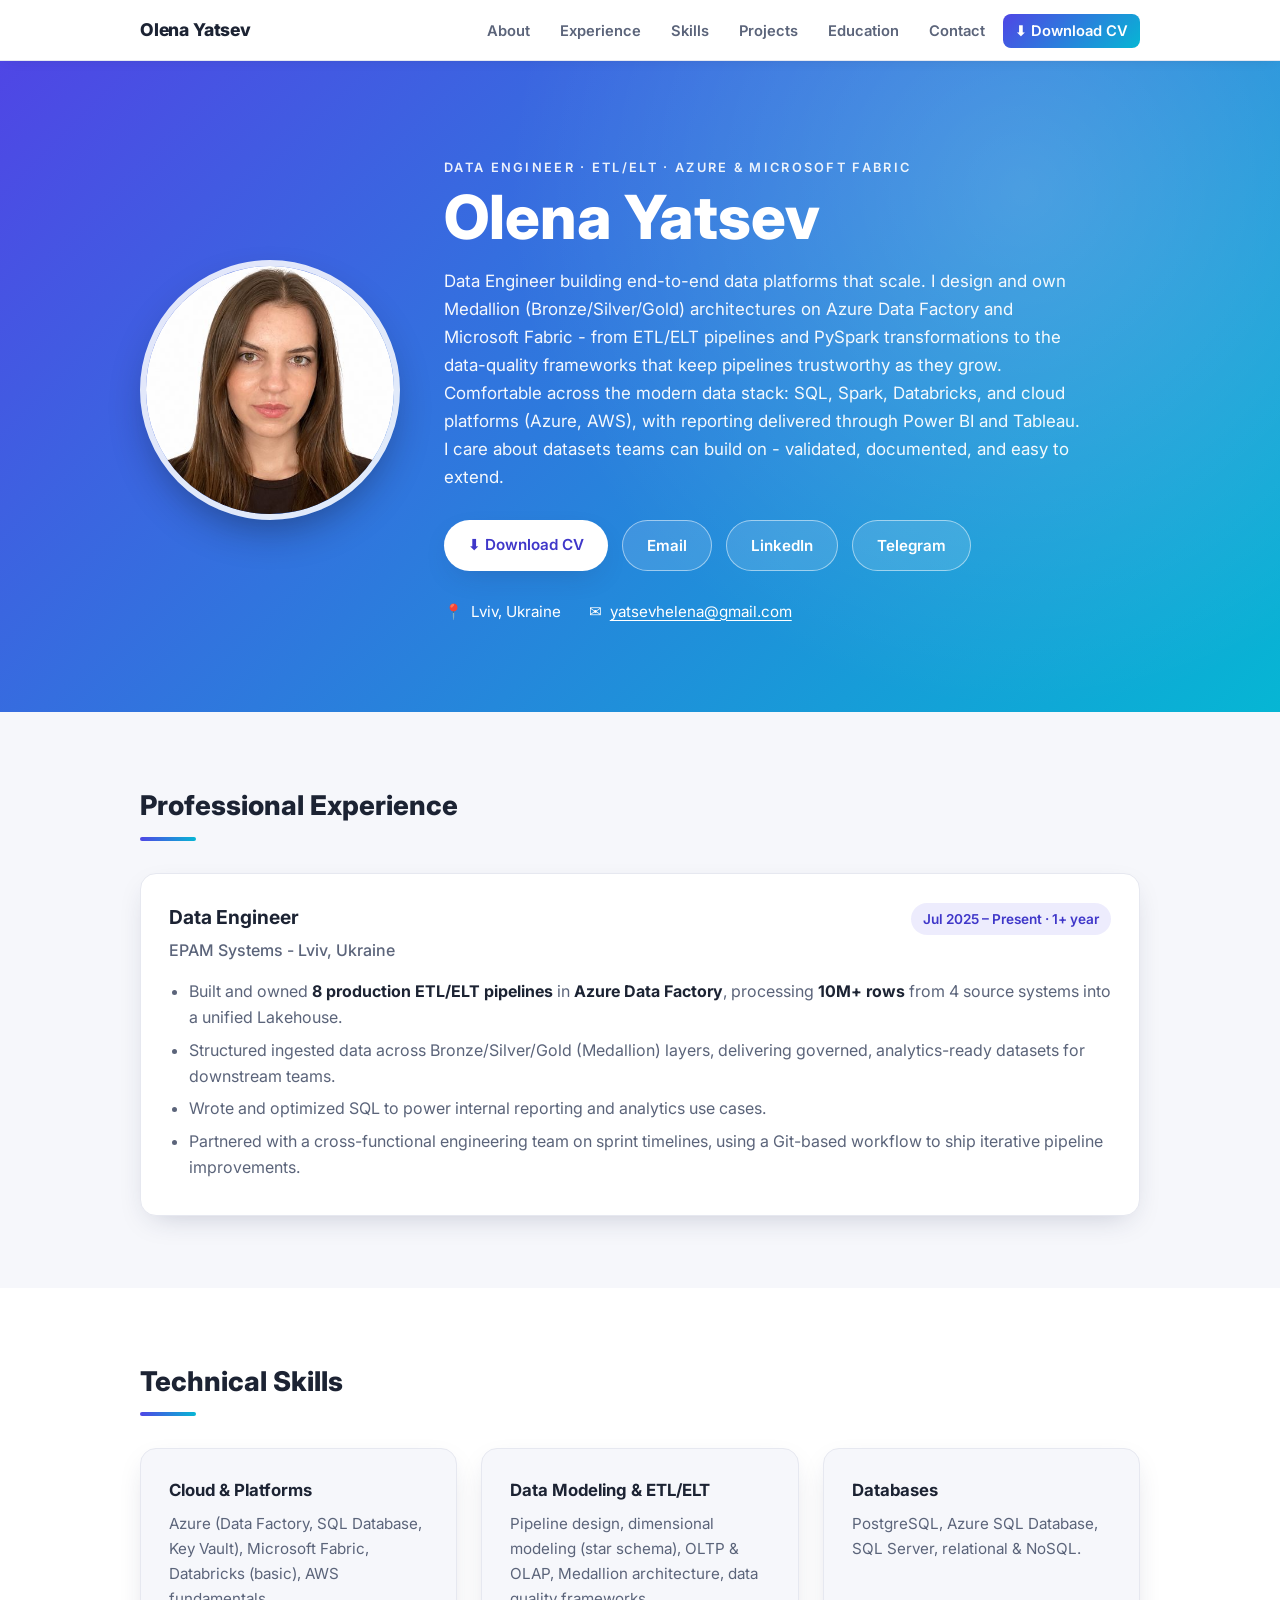
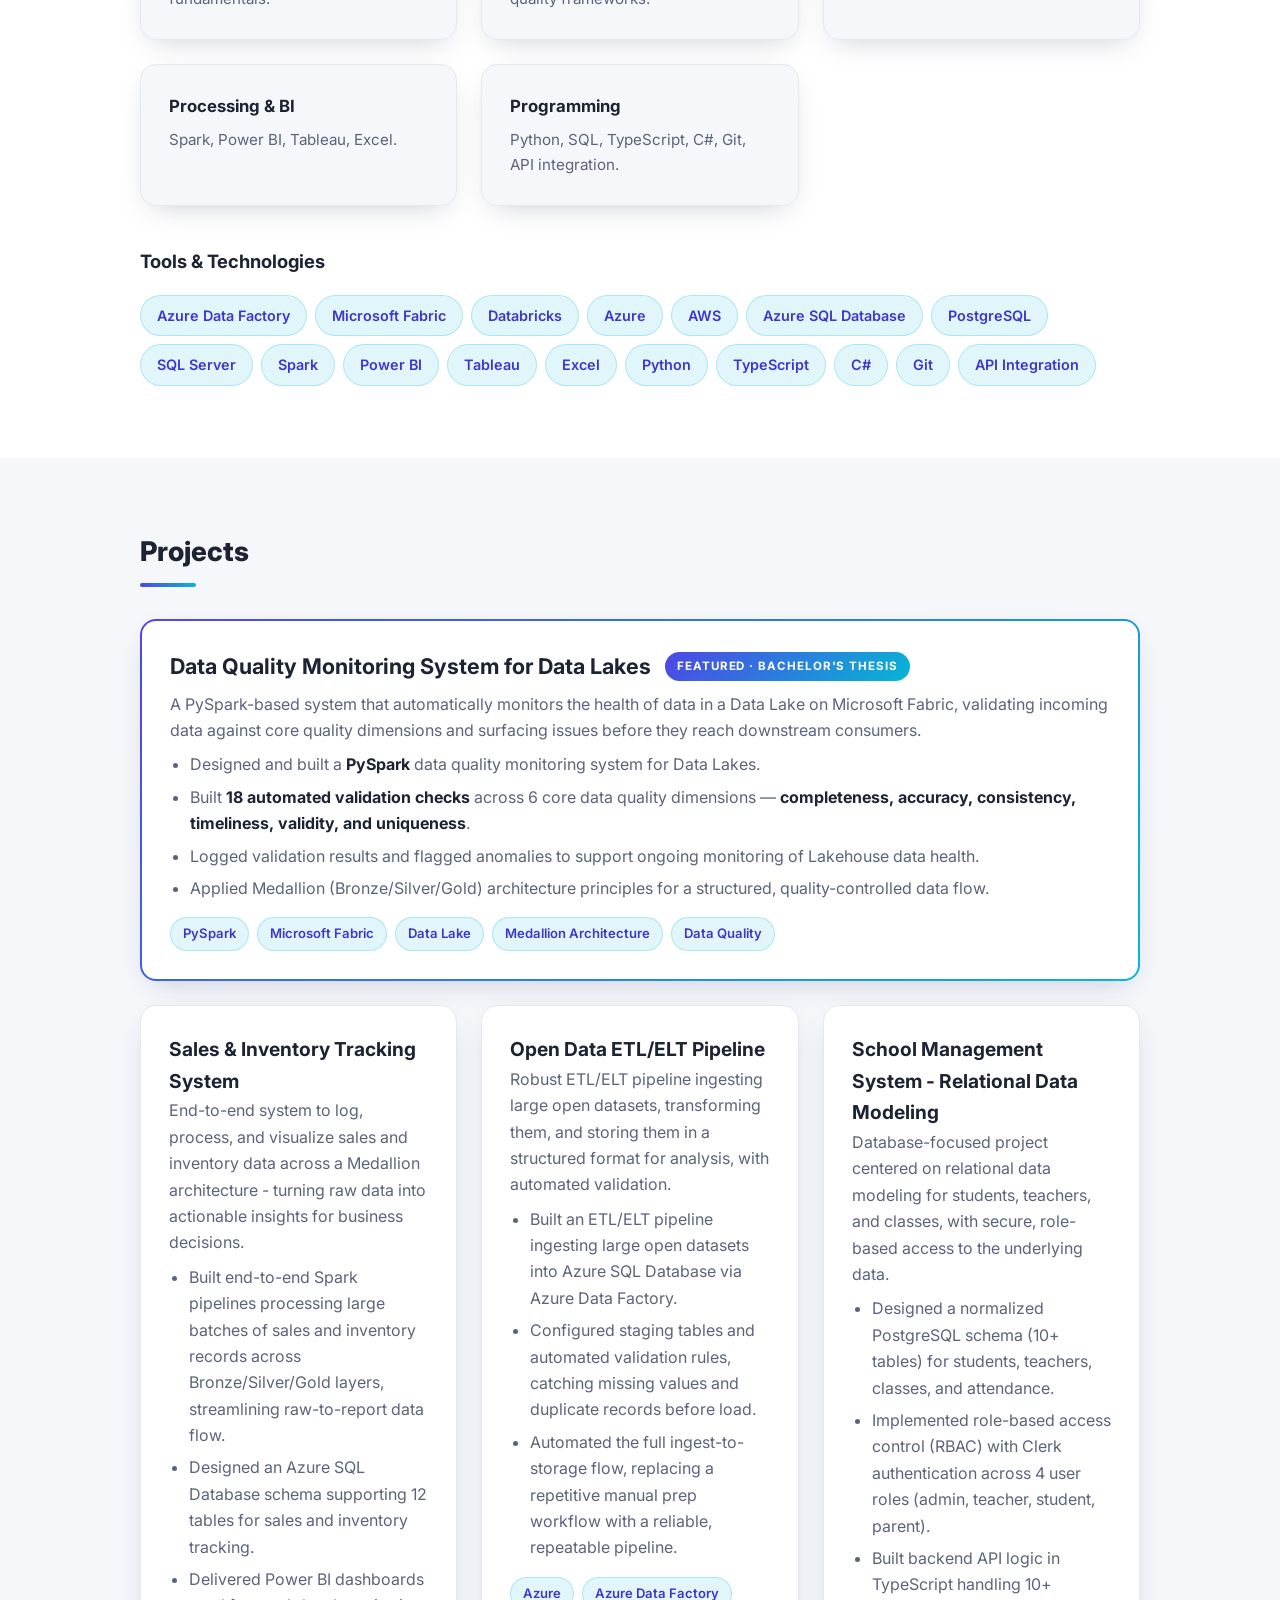
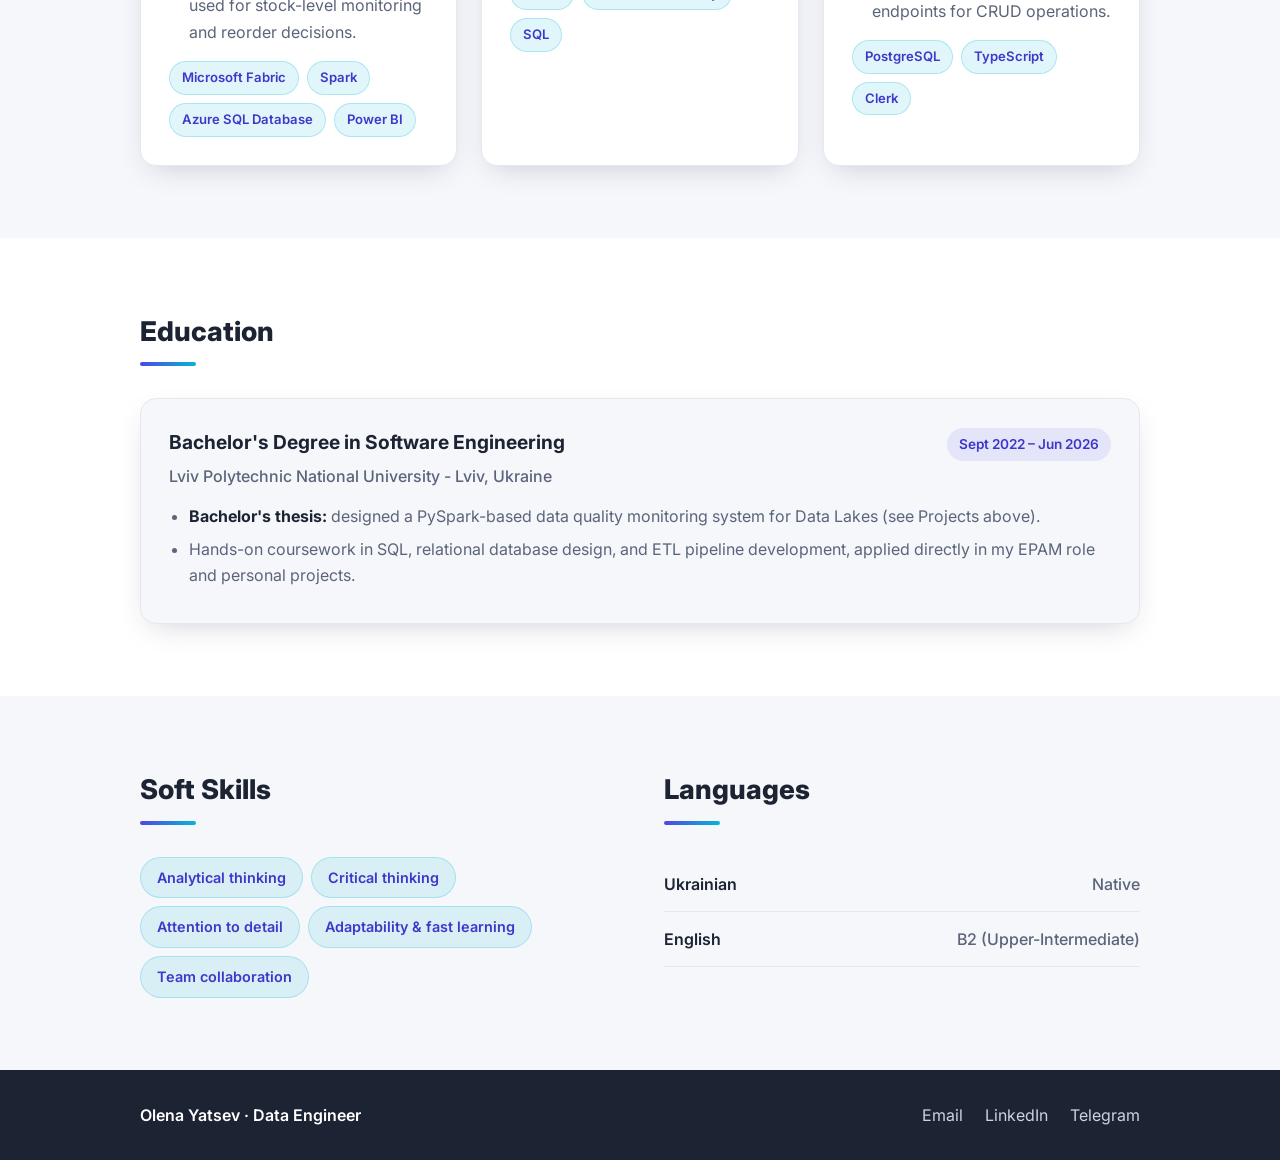
<file: index.html>
<!DOCTYPE html>
<html lang="en">
<head>
  <meta charset="UTF-8" />
  <meta name="viewport" content="width=device-width, initial-scale=1.0" />
  <title>Olena Yatsev - Data Engineer</title>
  <meta name="description" content="Olena Yatsev - Data Engineer with 1+ year experience in ETL/ELT, Azure Data Factory, Microsoft Fabric, Spark, SQL, and data quality frameworks." />
  <meta name="author" content="Olena Yatsev" />

  <!-- Favicon -->
  <link rel="icon" href="assets/favicon.svg" type="image/svg+xml" />

  <!-- Open Graph / social preview -->
  <meta property="og:type" content="website" />
  <meta property="og:title" content="Olena Yatsev - Data Engineer" />
  <meta property="og:description" content="Data Engineer with 1+ year experience in ETL/ELT, Azure Data Factory, Microsoft Fabric, Spark, SQL, and data quality frameworks." />
  <meta property="og:image" content="https://yatsev-olena.github.io/assets/profile.jpg" />
  <meta property="og:url" content="https://yatsev-olena.github.io/" />
  <meta name="twitter:card" content="summary" />
  <meta name="twitter:title" content="Olena Yatsev - Data Engineer" />
  <meta name="twitter:description" content="Data Engineer with 1+ year experience in ETL/ELT, Azure, Microsoft Fabric, Spark, SQL, and data quality." />
  <meta name="twitter:image" content="https://yatsev-olena.github.io/assets/profile.jpg" />

  <link rel="preconnect" href="https://fonts.googleapis.com" />
  <link rel="preconnect" href="https://fonts.gstatic.com" crossorigin />
  <link href="https://fonts.googleapis.com/css2?family=Inter:wght@400;500;600;700;800&display=swap" rel="stylesheet" />
  <link rel="stylesheet" href="assets/style.css" />
</head>
<body id="top">
  <!-- NAVIGATION -->
  <nav class="navbar">
    <div class="nav-inner">
      <a href="#top" class="nav-brand">Olena Yatsev</a>
      <button class="nav-toggle" aria-label="Toggle menu" aria-expanded="false">☰</button>
      <ul class="nav-links">
        <li><a href="#about">About</a></li>
        <li><a href="#experience">Experience</a></li>
        <li><a href="#skills">Skills</a></li>
        <li><a href="#projects">Projects</a></li>
        <li><a href="#education">Education</a></li>
        <li><a href="#contact">Contact</a></li>
        <li><a href="cv/Olena_Yatsev_CV.pdf" download class="nav-cta">⬇ Download CV</a></li>
      </ul>
    </div>
  </nav>

  <!-- HERO / ABOUT -->
  <header class="hero" id="about">
    <div class="hero-inner">
      <img class="avatar" src="assets/profile.jpg" alt="Portrait of Olena Yatsev" width="260" height="260" />
      <div class="hero-text">
        <p class="eyebrow">Data Engineer · ETL/ELT · Azure &amp; Microsoft Fabric</p>
        <h1>Olena Yatsev</h1>
        <p class="tagline">
          Data Engineer building end-to-end data platforms that scale. I design and own
          Medallion (Bronze/Silver/Gold) architectures on Azure Data Factory and Microsoft
          Fabric - from ETL/ELT pipelines and PySpark transformations to the data-quality
          frameworks that keep pipelines trustworthy as they grow. Comfortable across the
          modern data stack: SQL, Spark, Databricks, and cloud platforms (Azure, AWS), with
          reporting delivered through Power BI and Tableau. I care about datasets teams can
          build on - validated, documented, and easy to extend.
        </p>

        <div class="hero-actions">
          <a class="btn btn-primary" href="cv/Olena_Yatsev_CV.pdf" download>⬇ Download CV</a>
          <a class="btn btn-ghost" href="mailto:yatsevhelena@gmail.com">  Email  </a>
          <a class="btn btn-ghost" href="https://www.linkedin.com/in/olena-yatsev" target="_blank" rel="noopener">LinkedIn</a>
          <a class="btn btn-ghost" href="https://t.me/yatsevv" target="_blank" rel="noopener">Telegram</a>
        </div>
        <ul class="contact-list">
          <li><span>📍</span> Lviv, Ukraine</li>
          <li><span>✉️</span> <a href="mailto:yatsevhelena@gmail.com">yatsevhelena@gmail.com</a></li>
        </ul>
      </div>
    </div>
  </header>

  <main>
    <!-- PROFESSIONAL EXPERIENCE -->
    <section class="section" id="experience">
      <div class="container">
        <h2 class="section-title">Professional Experience</h2>
        <div class="timeline">
          <article class="card">
            <div class="card-head">
              <div>
                <h3>Data Engineer</h3>
                <p class="subtitle">EPAM Systems - Lviv, Ukraine</p>
              </div>
              <span class="date">Jul 2025 – Present · 1+ year</span>
            </div>
            <ul class="bullets">
              <li>Built and owned <strong>8 production ETL/ELT pipelines</strong> in <strong>Azure Data Factory</strong>, processing <strong>10M+ rows</strong> from 4 source systems into a unified Lakehouse.</li>
              <li>Structured ingested data across Bronze/Silver/Gold (Medallion) layers, delivering governed, analytics-ready datasets for downstream teams.</li>
              <li>Wrote and optimized SQL to power internal reporting and analytics use cases.</li>
              <li>Partnered with a cross-functional engineering team on sprint timelines, using a Git-based workflow to ship iterative pipeline improvements.</li>
            </ul>
          </article>
        </div>
      </div>
    </section>

    <!-- SKILLS -->
    <section class="section section-alt" id="skills">
      <div class="container">
        <h2 class="section-title">Technical Skills</h2>
        <div class="grid skills-grid">
          <div class="card skill-card">
            <h3>Cloud &amp; Platforms</h3>
            <p>Azure (Data Factory, SQL Database, Key Vault), Microsoft Fabric, Databricks (basic), AWS fundamentals.</p>
          </div>
          <div class="card skill-card">
            <h3>Data Modeling &amp; ETL/ELT</h3>
            <p>Pipeline design, dimensional modeling (star schema), OLTP &amp; OLAP, Medallion architecture, data quality frameworks.</p>
          </div>
          <div class="card skill-card">
            <h3>Databases</h3>
            <p>PostgreSQL, Azure SQL Database, SQL Server, relational &amp; NoSQL.</p>
          </div>
          <div class="card skill-card">
            <h3>Processing &amp; BI</h3>
            <p>Spark, Power BI, Tableau, Excel.</p>
          </div>
          <div class="card skill-card">
            <h3>Programming</h3>
            <p>Python, SQL, TypeScript, C#, Git, API integration.</p>
          </div>
        </div>

        <h3 class="subheading">Tools &amp; Technologies</h3>
        <div class="tags tags-lg">
          <span>Azure Data Factory</span><span>Microsoft Fabric</span><span>Databricks</span>
          <span>Azure</span><span>AWS</span><span>Azure SQL Database</span><span>PostgreSQL</span>
          <span>SQL Server</span><span>Spark</span><span>Power BI</span><span>Tableau</span>
          <span>Excel</span><span>Python</span><span>TypeScript</span><span>C#</span>
          <span>Git</span><span>API Integration</span>
        </div>
      </div>
    </section>

    <!-- PROJECTS -->
    <section class="section" id="projects">
      <div class="container">
        <h2 class="section-title">Projects</h2>

        <article class="card project featured">
          <div class="featured-head">
            <h3>Data Quality Monitoring System for Data Lakes</h3>
            <span class="badge">Featured · Bachelor's Thesis</span>
          </div>
          <p>A PySpark-based system that automatically monitors the health of data in a Data Lake on Microsoft Fabric, validating incoming data against core quality dimensions and surfacing issues before they reach downstream consumers.</p>
          <ul class="bullets">
            <li>Designed and built a <strong>PySpark</strong> data quality monitoring system for Data Lakes.</li>
            <li>Built <strong>18 automated validation checks</strong> across 6 core data quality dimensions — <strong>completeness, accuracy, consistency, timeliness, validity, and uniqueness</strong>.</li>
            <li>Logged validation results and flagged anomalies to support ongoing monitoring of Lakehouse data health.</li>
            <li>Applied Medallion (Bronze/Silver/Gold) architecture principles for a structured, quality-controlled data flow.</li>
          </ul>
          <div class="tags">
            <span>PySpark</span><span>Microsoft Fabric</span><span>Data Lake</span><span>Medallion Architecture</span><span>Data Quality</span>
          </div>
        </article>

        <div class="grid">
          <article class="card project">
            <h3>Sales &amp; Inventory Tracking System</h3>
            <p>End-to-end system to log, process, and visualize sales and inventory data across a Medallion architecture - turning raw data into actionable insights for business decisions.</p>
            <ul class="bullets">
              <li>Built end-to-end Spark pipelines processing large batches of sales and inventory records across Bronze/Silver/Gold layers, streamlining raw-to-report data flow.</li>
              <li>Designed an Azure SQL Database schema supporting 12 tables for sales and inventory tracking.</li>
              <li>Delivered Power BI dashboards used for stock-level monitoring and reorder decisions.</li>
            </ul>
            <div class="tags">
              <span>Microsoft Fabric</span><span>Spark</span><span>Azure SQL Database</span><span>Power BI</span>
            </div>
          </article>

          <article class="card project">
            <h3>Open Data ETL/ELT Pipeline</h3>
            <p>Robust ETL/ELT pipeline ingesting large open datasets, transforming them, and storing them in a structured format for analysis, with automated validation.</p>
            <ul class="bullets">
              <li>Built an ETL/ELT pipeline ingesting large open datasets into Azure SQL Database via Azure Data Factory.</li>
              <li>Configured staging tables and automated validation rules, catching missing values and duplicate records before load.</li>
              <li>Automated the full ingest-to-storage flow, replacing a repetitive manual prep workflow with a reliable, repeatable pipeline.</li>
            </ul>
            <div class="tags">
              <span>Azure</span><span>Azure Data Factory</span><span>SQL</span>
            </div>
          </article>

          <article class="card project">
            <h3>School Management System - Relational Data Modeling</h3>
            <p>Database-focused project centered on relational data modeling for students, teachers, and classes, with secure, role-based access to the underlying data.</p>
            <ul class="bullets">
              <li>Designed a normalized PostgreSQL schema (10+ tables) for students, teachers, classes, and attendance.</li>
              <li>Implemented role-based access control (RBAC) with Clerk authentication across 4 user roles (admin, teacher, student, parent).</li>
              <li>Built backend API logic in TypeScript handling 10+ endpoints for CRUD operations.</li>
            </ul>
            <div class="tags">
              <span>PostgreSQL</span><span>TypeScript</span><span>Clerk</span>
            </div>
          </article>
        </div>
      </div>
    </section>

    <!-- EDUCATION -->
    <section class="section section-alt" id="education">
      <div class="container">
        <h2 class="section-title">Education</h2>
        <article class="card">
          <div class="card-head">
            <div>
              <h3>Bachelor's Degree in Software Engineering</h3>
              <p class="subtitle">Lviv Polytechnic National University - Lviv, Ukraine</p>
            </div>
            <span class="date">Sept 2022 – Jun 2026</span>
          </div>
          <ul class="bullets">
            <li><strong>Bachelor's thesis:</strong> designed a PySpark-based data quality monitoring system for Data Lakes (see Projects above).</li>
            <li>Hands-on coursework in SQL, relational database design, and ETL pipeline development, applied directly in my EPAM role and personal projects.</li>
          </ul>
        </article>
      </div>
    </section>

    <!-- SOFT SKILLS + LANGUAGES -->
    <section class="section">
      <div class="container two-col">
        <div>
          <h2 class="section-title">Soft Skills</h2>
          <div class="tags tags-lg">
            <span>Analytical thinking</span><span>Critical thinking</span>
            <span>Attention to detail</span><span>Adaptability &amp; fast learning</span>
            <span>Team collaboration</span>
          </div>
        </div>
        <div>
          <h2 class="section-title">Languages</h2>
          <ul class="lang-list">
            <li><span>Ukrainian</span><em>Native</em></li>
            <li><span>English</span><em>B2 (Upper-Intermediate)</em></li>
          </ul>
        </div>
      </div>
    </section>
  </main>

  <footer class="footer" id="contact">
    <div class="container">
      <p>Olena Yatsev · Data Engineer</p>
      <div class="footer-links">
        <a href="mailto:yatsevhelena@gmail.com">Email</a>
        <a href="https://www.linkedin.com/in/olena-yatsev" target="_blank" rel="noopener">LinkedIn</a>
        <a href="https://t.me/yatsevv" target="_blank" rel="noopener">Telegram</a>
      </div>
    </div>
  </footer>

  <a href="#top" class="back-to-top" aria-label="Back to top">↑</a>

  <script>
    // Mobile menu toggle
    const toggle = document.querySelector('.nav-toggle');
    const links = document.querySelector('.nav-links');
    toggle.addEventListener('click', () => {
      const open = links.classList.toggle('open');
      toggle.setAttribute('aria-expanded', open);
    });
    links.querySelectorAll('a').forEach(a =>
      a.addEventListener('click', () => {
        links.classList.remove('open');
        toggle.setAttribute('aria-expanded', 'false');
      })
    );

    // Show back-to-top button after scrolling
    const backToTop = document.querySelector('.back-to-top');
    window.addEventListener('scroll', () => {
      backToTop.classList.toggle('show', window.scrollY > 400);
    });
  </script>
</body>
</html>
</file>
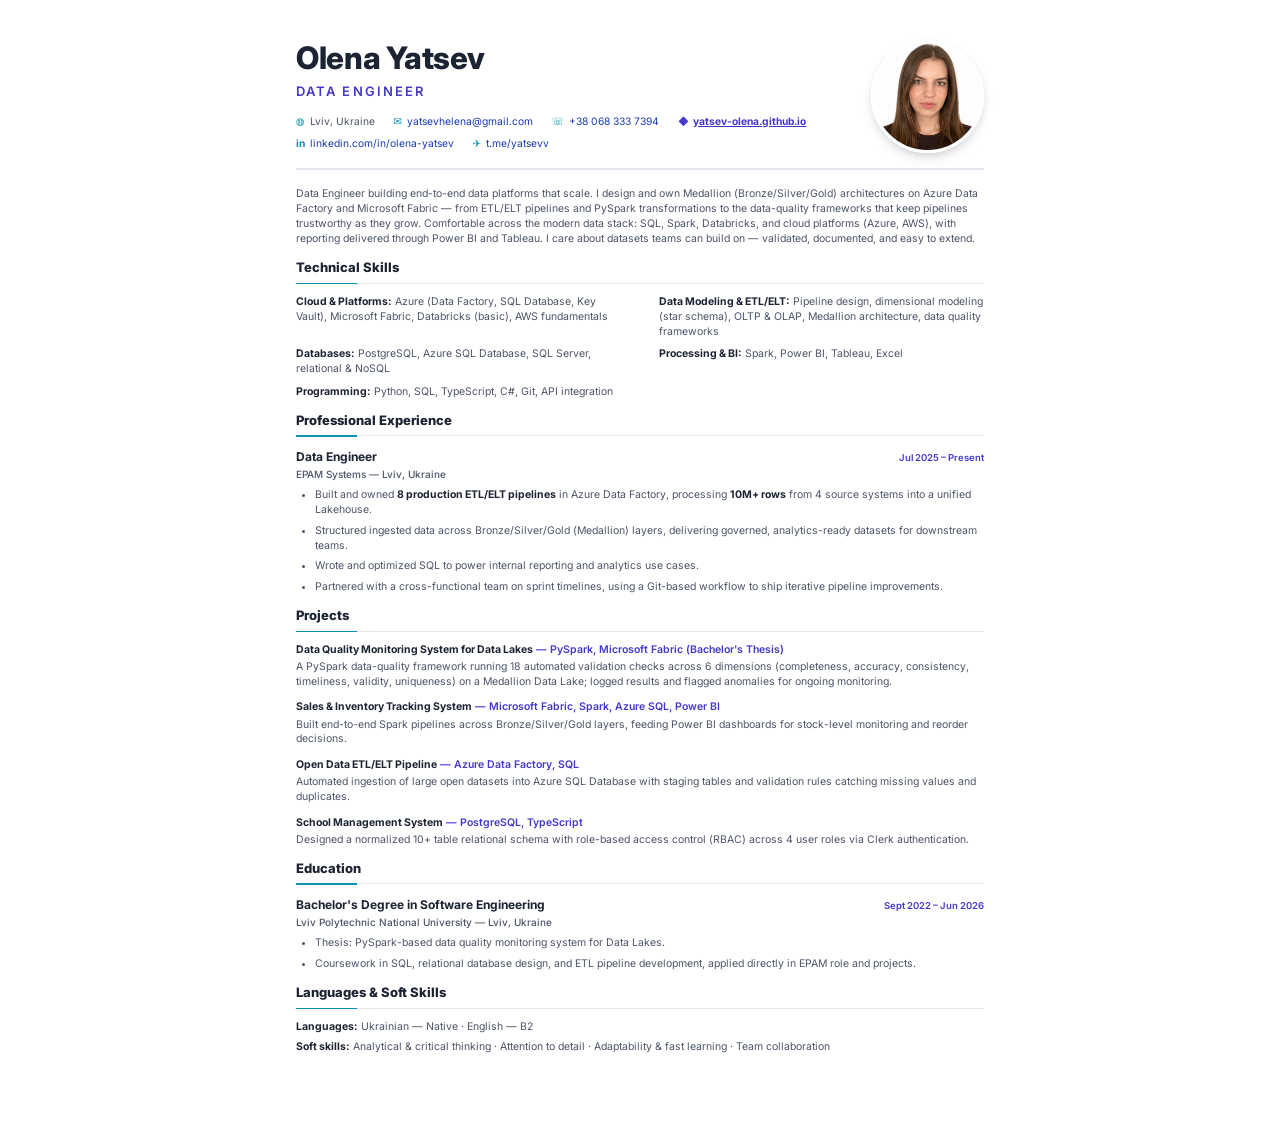
<file: cv/cv.html>
<!DOCTYPE html>
<html lang="en">
<head>
<meta charset="UTF-8" />
<meta name="viewport" content="width=device-width, initial-scale=1.0" />
<title>Olena Yatsev — Data Engineer CV</title>
<link rel="preconnect" href="https://fonts.googleapis.com" />
<link rel="preconnect" href="https://fonts.gstatic.com" crossorigin />
<link href="https://fonts.googleapis.com/css2?family=Inter:wght@400;500;600;700;800&display=swap" rel="stylesheet" />
<style>
  :root{
    --ink:#1c2333; --muted:#4b5468; --primary:#4338ca; --accent:#0891b2;
    --line:#e3e6ef; --link:#1a3ab5;
  }
  *{box-sizing:border-box;}
  html,body{margin:0;padding:0;}
  body{
    font-family:"Inter",system-ui,Arial,sans-serif;
    color:var(--ink); font-size:10.5px; line-height:1.42; background:#fff;
  }
  a{color:var(--link); text-decoration:none;}

  .page{ width:210mm; min-height:297mm; margin:0 auto; padding:10.5mm 14mm; }

  /* ---------- HEADER ---------- */
  .header{
    display:flex; justify-content:space-between; align-items:center; gap:10mm;
    border-bottom:2px solid var(--line); padding-bottom:4mm; margin-bottom:4.5mm;
  }
  .header-photo{
    width:30mm; height:30mm; border-radius:50%; object-fit:cover; flex:0 0 auto;
    border:3px solid #fff; box-shadow:0 5px 14px -6px rgba(15,23,42,.4);
  }
  .name{ font-size:31px; font-weight:800; margin:0; line-height:1; letter-spacing:-.01em; }
  .role{ font-size:13px; font-weight:600; color:var(--primary); letter-spacing:.16em;
    text-transform:uppercase; margin:2.4mm 0 3.6mm; }
  .contact{ display:flex; flex-wrap:wrap; gap:2mm 5mm; font-size:10.3px; color:var(--muted); }
  .contact .item{ white-space:nowrap; }
  .contact .ic{ color:var(--accent); font-weight:700; margin-right:1.2mm; }
  .contact a{ color:var(--link); }
  /* emphasized portfolio / site link */
  .contact .site .ic{ color:var(--primary); }
  .contact .site a{ font-weight:700; color:var(--primary); text-decoration:underline; }

  /* ---------- SUMMARY ---------- */
  .summary{ color:var(--muted); margin:0 0 3mm; font-size:10.5px; }

  /* ---------- SECTIONS ---------- */
  .sec{ margin-bottom:3mm; }
  .sec:last-child{ margin-bottom:0; }
  .sec-title{
    font-size:13px; font-weight:800; color:var(--ink); margin:0 0 3mm;
    padding-bottom:1.6mm; border-bottom:1.5px solid var(--line); position:relative;
  }
  .sec-title::after{ content:""; position:absolute; left:0; bottom:-1.5px; width:16mm;
    height:1.5px; background:var(--accent); }

  .job-head{ display:flex; justify-content:space-between; align-items:baseline; }
  .job-head h3{ margin:0; font-size:12px; font-weight:700; }
  .when{ font-size:9.5px; font-weight:600; color:var(--primary); white-space:nowrap; }
  .job-sub{ margin:.5mm 0 2mm; color:var(--muted); font-weight:500; font-size:10px; }

  ul.b{ margin:0; padding-left:5mm; }
  ul.b li{ margin-bottom:1.5mm; color:var(--muted); }
  ul.b li strong{ color:var(--ink); }

  .proj{ margin-bottom:2.8mm; }
  .proj:last-child{ margin-bottom:0; }
  .proj .pt{ font-weight:700; color:var(--ink); }
  .proj .tech{ color:var(--primary); font-weight:600; }
  .proj .pd{ color:var(--muted); margin-top:.6mm; }

  /* ---------- SKILLS (two-column band) ---------- */
  .skills{ display:grid; grid-template-columns:1fr 1fr; gap:2mm 10mm; }
  .skill-row b{ color:var(--ink); }
  .skill-row span{ color:var(--muted); }

  /* ---------- COMPACT META (languages / soft skills) ---------- */
  .meta{ margin-top:1mm; }
  .meta-row{ margin-bottom:1.4mm; }
  .meta-row b{ color:var(--ink); }
  .meta-row span{ color:var(--muted); }

  @page{ size:A4; margin:0; }
  @media print{ body{ -webkit-print-color-adjust:exact; print-color-adjust:exact; } }
</style>
</head>
<body>
  <div class="page">

    <!-- ============ HEADER ============ -->
    <header class="header">
      <div class="header-main">
        <h1 class="name">Olena Yatsev</h1>
        <div class="role">Data Engineer</div>
        <div class="contact">
          <span class="item"><span class="ic">◍</span>Lviv, Ukraine</span>
          <span class="item"><span class="ic">✉</span><a href="mailto:yatsevhelena@gmail.com">yatsevhelena@gmail.com</a></span>
          <span class="item"><span class="ic">☏</span><a href="tel:+380683337394">+38 068 333 7394</a></span>
          <span class="item site"><span class="ic">◆</span><a href="https://yatsev-olena.github.io" target="_blank" rel="noopener">yatsev-olena.github.io</a></span>
          <span class="item"><span class="ic">in</span><a href="https://www.linkedin.com/in/olena-yatsev" target="_blank" rel="noopener">linkedin.com/in/olena-yatsev</a></span>
          <span class="item"><span class="ic">✈</span><a href="https://t.me/yatsevv" target="_blank" rel="noopener">t.me/yatsevv</a></span>
        </div>
      </div>
      <img class="header-photo" src="../assets/profile.jpg" alt="Olena Yatsev" />
    </header>

    <!-- ============ SUMMARY ============ -->
    <p class="summary">
      Data Engineer building end-to-end data platforms that scale. I design and own Medallion
      (Bronze/Silver/Gold) architectures on Azure Data Factory and Microsoft Fabric — from
      ETL/ELT pipelines and PySpark transformations to the data-quality frameworks that keep
      pipelines trustworthy as they grow. Comfortable across the modern data stack: SQL, Spark,
      Databricks, and cloud platforms (Azure, AWS), with reporting delivered through Power BI
      and Tableau. I care about datasets teams can build on — validated, documented, and easy
      to extend.
    </p>

    <!-- ============ SKILLS ============ -->
    <section class="sec">
      <h2 class="sec-title">Technical Skills</h2>
      <div class="skills">
        <div class="skill-row"><b>Cloud &amp; Platforms:</b> <span>Azure (Data Factory, SQL Database, Key Vault), Microsoft Fabric, Databricks (basic), AWS fundamentals</span></div>
        <div class="skill-row"><b>Data Modeling &amp; ETL/ELT:</b> <span>Pipeline design, dimensional modeling (star schema), OLTP &amp; OLAP, Medallion architecture, data quality frameworks</span></div>
        <div class="skill-row"><b>Databases:</b> <span>PostgreSQL, Azure SQL Database, SQL Server, relational &amp; NoSQL</span></div>
        <div class="skill-row"><b>Processing &amp; BI:</b> <span>Spark, Power BI, Tableau, Excel</span></div>
        <div class="skill-row"><b>Programming:</b> <span>Python, SQL, TypeScript, C#, Git, API integration</span></div>
      </div>
    </section>

    <!-- ============ EXPERIENCE ============ -->
    <section class="sec">
      <h2 class="sec-title">Professional Experience</h2>
      <div class="job-head">
        <h3>Data Engineer</h3>
        <span class="when">Jul 2025 – Present</span>
      </div>
      <p class="job-sub">EPAM Systems — Lviv, Ukraine</p>
      <ul class="b">
        <li>Built and owned <strong>8 production ETL/ELT pipelines</strong> in Azure Data Factory, processing <strong>10M+ rows</strong> from 4 source systems into a unified Lakehouse.</li>
        <li>Structured ingested data across Bronze/Silver/Gold (Medallion) layers, delivering governed, analytics-ready datasets for downstream teams.</li>
        <li>Wrote and optimized SQL to power internal reporting and analytics use cases.</li>
        <li>Partnered with a cross-functional team on sprint timelines, using a Git-based workflow to ship iterative pipeline improvements.</li>
      </ul>
    </section>

    <!-- ============ PROJECTS ============ -->
    <section class="sec">
      <h2 class="sec-title">Projects</h2>
      <div class="proj">
        <span class="pt">Data Quality Monitoring System for Data Lakes</span><span class="tech"> — PySpark, Microsoft Fabric (Bachelor's Thesis)</span>
        <div class="pd">A PySpark data-quality framework running 18 automated validation checks across 6 dimensions (completeness, accuracy, consistency, timeliness, validity, uniqueness) on a Medallion Data Lake; logged results and flagged anomalies for ongoing monitoring.</div>
      </div>
      <div class="proj">
        <span class="pt">Sales &amp; Inventory Tracking System</span><span class="tech"> — Microsoft Fabric, Spark, Azure SQL, Power BI</span>
        <div class="pd">Built end-to-end Spark pipelines across Bronze/Silver/Gold layers, feeding Power BI dashboards for stock-level monitoring and reorder decisions.</div>
      </div>
      <div class="proj">
        <span class="pt">Open Data ETL/ELT Pipeline</span><span class="tech"> — Azure Data Factory, SQL</span>
        <div class="pd">Automated ingestion of large open datasets into Azure SQL Database with staging tables and validation rules catching missing values and duplicates.</div>
      </div>
      <div class="proj">
        <span class="pt">School Management System</span><span class="tech"> — PostgreSQL, TypeScript</span>
        <div class="pd">Designed a normalized 10+ table relational schema with role-based access control (RBAC) across 4 user roles via Clerk authentication.</div>
      </div>
    </section>

    <!-- ============ EDUCATION ============ -->
    <section class="sec">
      <h2 class="sec-title">Education</h2>
      <div class="job-head">
        <h3>Bachelor's Degree in Software Engineering</h3>
        <span class="when">Sept 2022 – Jun 2026</span>
      </div>
      <p class="job-sub">Lviv Polytechnic National University — Lviv, Ukraine</p>
      <ul class="b">
        <li>Thesis: PySpark-based data quality monitoring system for Data Lakes.</li>
        <li>Coursework in SQL, relational database design, and ETL pipeline development, applied directly in EPAM role and projects.</li>
      </ul>
    </section>

    <!-- ============ LANGUAGES & SOFT SKILLS ============ -->
    <section class="sec">
      <h2 class="sec-title">Languages &amp; Soft Skills</h2>
      <div class="meta">
        <div class="meta-row"><b>Languages:</b> <span>Ukrainian — Native · English — B2</span></div>
        <div class="meta-row"><b>Soft skills:</b> <span>Analytical &amp; critical thinking · Attention to detail · Adaptability &amp; fast learning · Team collaboration</span></div>
      </div>
    </section>

  </div>
</body>
</html>
</file>
<file: assets/style.css>
:root {
  --bg: #f6f7fb;
  --surface: #ffffff;
  --ink: #1c2333;
  --muted: #5b647a;
  --primary: #4f46e5;
  --primary-dark: #3f37c9;
  --accent: #06b6d4;
  --border: #e6e8f0;
  --shadow: 0 10px 30px -12px rgba(31, 41, 79, 0.25);
  --radius: 16px;
}

* { box-sizing: border-box; }

html { scroll-behavior: smooth; }

/* offset anchor targets so they aren't hidden behind the sticky navbar */
section[id], header[id] { scroll-margin-top: 72px; }

body {
  margin: 0;
  font-family: "Inter", system-ui, -apple-system, Segoe UI, Roboto, sans-serif;
  color: var(--ink);
  background: var(--bg);
  line-height: 1.65;
  -webkit-font-smoothing: antialiased;
}

a { color: var(--primary); text-decoration: none; }
a:hover { text-decoration: underline; }

.container {
  width: min(1000px, 92%);
  margin: 0 auto;
}

/* ---------- NAVBAR ---------- */
.navbar {
  position: sticky;
  top: 0;
  z-index: 100;
  background: rgba(255, 255, 255, 0.92);
  backdrop-filter: saturate(180%) blur(10px);
  border-bottom: 1px solid var(--border);
  box-shadow: 0 2px 14px -8px rgba(31, 41, 79, 0.3);
}
.nav-inner {
  width: min(1000px, 92%);
  margin: 0 auto;
  display: flex;
  align-items: center;
  justify-content: space-between;
  height: 60px;
}
.nav-brand {
  font-weight: 800;
  font-size: 1.1rem;
  color: var(--ink);
  letter-spacing: -0.01em;
}
.nav-brand:hover { text-decoration: none; color: var(--primary); }
.nav-links {
  list-style: none;
  display: flex;
  gap: 6px;
  margin: 0;
  padding: 0;
  align-items: center;
}
.nav-links a {
  color: var(--muted);
  font-weight: 600;
  font-size: 0.92rem;
  padding: 8px 12px;
  border-radius: 8px;
  transition: color 0.15s ease, background 0.15s ease;
}
.nav-links a:hover { text-decoration: none; color: var(--primary); background: rgba(79,70,229,0.08); }
.nav-cta {
  color: #fff !important;
  background: linear-gradient(135deg, var(--primary), var(--accent));
}
.nav-cta:hover { color: #fff !important; filter: brightness(1.05); }
.nav-toggle {
  display: none;
  background: none;
  border: none;
  font-size: 1.6rem;
  line-height: 1;
  cursor: pointer;
  color: var(--ink);
}

/* ---------- BACK TO TOP ---------- */
.back-to-top {
  position: fixed;
  right: 22px;
  bottom: 22px;
  width: 46px;
  height: 46px;
  display: flex;
  align-items: center;
  justify-content: center;
  font-size: 1.3rem;
  color: #fff;
  background: linear-gradient(135deg, var(--primary), var(--accent));
  border-radius: 50%;
  box-shadow: var(--shadow);
  opacity: 0;
  visibility: hidden;
  transform: translateY(12px);
  transition: opacity 0.2s ease, transform 0.2s ease, visibility 0.2s;
  z-index: 90;
}
.back-to-top.show { opacity: 1; visibility: visible; transform: translateY(0); }
.back-to-top:hover { text-decoration: none; filter: brightness(1.08); }

/* ---------- HERO ---------- */
.hero {
  background: linear-gradient(135deg, var(--primary) 0%, var(--accent) 100%);
  color: #fff;
  padding: 96px 0 88px;
  position: relative;
  overflow: hidden;
}
.hero::after {
  content: "";
  position: absolute;
  inset: 0;
  background: radial-gradient(circle at 80% 20%, rgba(255,255,255,0.18), transparent 45%);
  pointer-events: none;
}
.hero-inner {
  width: min(1000px, 92%);
  margin: 0 auto;
  position: relative;
  z-index: 1;
  display: flex;
  align-items: center;
  gap: 44px;
}
.avatar {
  flex: 0 0 auto;
  width: 260px;
  height: 260px;
  border-radius: 50%;
  object-fit: cover;
  border: 6px solid rgba(255,255,255,0.85);
  box-shadow: 0 18px 40px -12px rgba(15, 23, 42, 0.45);
}
.eyebrow {
  text-transform: uppercase;
  letter-spacing: 0.18em;
  font-weight: 600;
  font-size: 0.8rem;
  margin: 0 0 8px;
  opacity: 0.9;
}
.hero h1 {
  font-size: clamp(2.4rem, 6vw, 3.8rem);
  font-weight: 800;
  margin: 0 0 18px;
  line-height: 1.05;
}
.tagline {
  max-width: 640px;
  font-size: 1.06rem;
  opacity: 0.95;
  margin: 0 0 28px;
}
.hero-actions { display: flex; gap: 14px; flex-wrap: wrap; margin-bottom: 28px; }
.btn {
  display: inline-block;
  padding: 12px 24px;
  border-radius: 999px;
  font-weight: 600;
  font-size: 0.95rem;
  transition: transform 0.15s ease, box-shadow 0.15s ease;
}
.btn:hover { text-decoration: none; transform: translateY(-2px); }
.btn-primary { background: #fff; color: var(--primary-dark); box-shadow: var(--shadow); }
.btn-ghost { background: rgba(255,255,255,0.12); color: #fff; border: 1px solid rgba(255,255,255,0.5); }
.contact-list {
  list-style: none;
  padding: 0;
  margin: 0;
  display: flex;
  flex-wrap: wrap;
  gap: 10px 28px;
  font-size: 0.95rem;
}
.contact-list li { display: flex; align-items: center; gap: 8px; }
.contact-list a { color: #fff; text-decoration: underline; text-underline-offset: 3px; }

/* ---------- SECTIONS ---------- */
.section { padding: 72px 0; }
.section-alt { background: var(--surface); }
.section-title {
  font-size: 1.7rem;
  font-weight: 800;
  margin: 0 0 32px;
  position: relative;
  padding-bottom: 12px;
}
.section-title::after {
  content: "";
  position: absolute;
  left: 0; bottom: 0;
  width: 56px; height: 4px;
  border-radius: 4px;
  background: linear-gradient(90deg, var(--primary), var(--accent));
}
.subheading { font-size: 1.15rem; font-weight: 700; margin: 40px 0 18px; }

/* ---------- CARDS ---------- */
.card {
  background: var(--surface);
  border: 1px solid var(--border);
  border-radius: var(--radius);
  padding: 28px;
  box-shadow: var(--shadow);
}
.section-alt .card { background: var(--bg); }
.card-head {
  display: flex;
  justify-content: space-between;
  align-items: baseline;
  gap: 16px;
  flex-wrap: wrap;
  margin-bottom: 14px;
}
.card h3 { margin: 0; font-size: 1.2rem; font-weight: 700; }
.subtitle { margin: 4px 0 0; color: var(--muted); font-weight: 500; }
.date {
  white-space: nowrap;
  font-size: 0.85rem;
  font-weight: 600;
  color: var(--primary-dark);
  background: rgba(79,70,229,0.1);
  padding: 5px 12px;
  border-radius: 999px;
}
.bullets { margin: 8px 0 0; padding-left: 20px; color: var(--muted); }
.bullets li { margin-bottom: 6px; }
.bullets strong { color: var(--ink); }

/* ---------- GRID ---------- */
.grid {
  display: grid;
  grid-template-columns: repeat(auto-fit, minmax(300px, 1fr));
  gap: 24px;
}
.project p { color: var(--muted); margin: 0 0 4px; }

/* ---------- FEATURED PROJECT ---------- */
.featured {
  margin-bottom: 24px;
  border: 1px solid transparent;
  background:
    linear-gradient(var(--surface), var(--surface)) padding-box,
    linear-gradient(135deg, var(--primary), var(--accent)) border-box;
  border-width: 2px;
  border-style: solid;
}
.section-alt .featured {
  background:
    linear-gradient(var(--bg), var(--bg)) padding-box,
    linear-gradient(135deg, var(--primary), var(--accent)) border-box;
}
.featured-head {
  display: flex;
  align-items: center;
  gap: 14px;
  flex-wrap: wrap;
  margin-bottom: 6px;
}
.featured-head h3 { font-size: 1.35rem; }
.badge {
  font-size: 0.72rem;
  font-weight: 700;
  letter-spacing: 0.08em;
  text-transform: uppercase;
  color: #fff;
  background: linear-gradient(135deg, var(--primary), var(--accent));
  padding: 5px 12px;
  border-radius: 999px;
}
.skill-card h3 { font-size: 1.05rem; margin-bottom: 6px; }
.skill-card p { color: var(--muted); margin: 0; font-size: 0.95rem; }

/* ---------- TAGS ---------- */
.tags { display: flex; flex-wrap: wrap; gap: 8px; margin-top: 16px; }
.tags span {
  font-size: 0.82rem;
  font-weight: 600;
  color: var(--primary-dark);
  background: rgba(6,182,212,0.12);
  border: 1px solid rgba(6,182,212,0.25);
  padding: 5px 12px;
  border-radius: 999px;
}
.tags-lg span { font-size: 0.9rem; padding: 8px 16px; }

/* ---------- TWO COLUMN ---------- */
.two-col { display: grid; grid-template-columns: 1fr 1fr; gap: 48px; }
.lang-list { list-style: none; padding: 0; margin: 0; }
.lang-list li {
  display: flex;
  justify-content: space-between;
  align-items: center;
  padding: 14px 0;
  border-bottom: 1px solid var(--border);
  font-weight: 600;
}
.lang-list em { color: var(--muted); font-style: normal; font-weight: 500; }

/* ---------- FOOTER ---------- */
.footer {
  background: var(--ink);
  color: #cbd2e0;
  padding: 32px 0;
}
.footer .container {
  display: flex;
  justify-content: space-between;
  align-items: center;
  flex-wrap: wrap;
  gap: 12px;
}
.footer p { margin: 0; font-weight: 600; color: #fff; }
.footer-links { display: flex; gap: 22px; }
.footer-links a { color: #cbd2e0; }
.footer-links a:hover { color: #fff; }

/* ---------- RESPONSIVE ---------- */
@media (max-width: 760px) {
  .nav-toggle { display: block; }
  .nav-links {
    position: absolute;
    top: 60px;
    left: 0;
    right: 0;
    flex-direction: column;
    align-items: stretch;
    gap: 2px;
    background: #fff;
    padding: 10px 16px 16px;
    border-bottom: 1px solid var(--border);
    box-shadow: 0 10px 20px -10px rgba(31,41,79,0.3);
    display: none;
  }
  .nav-links.open { display: flex; }
  .nav-links a { padding: 12px; }
  .nav-cta { text-align: center; }
}

@media (max-width: 720px) {
  .hero { padding: 72px 0 64px; }
  .hero-inner { flex-direction: column; text-align: center; gap: 28px; }
  .avatar { width: 180px; height: 180px; }
  .hero-actions, .contact-list { justify-content: center; }
  .featured-head { justify-content: center; }
  .section { padding: 56px 0; }
  .two-col { grid-template-columns: 1fr; gap: 40px; }
  .card-head { flex-direction: column; }
}

/* ---------- PRINT / PDF (compact 1–2 page CV) ---------- */
@page { size: A4; margin: 11mm 12mm; }

@media print {
  /* scale the whole document down via the rem base */
  html { font-size: 9.4px; scroll-behavior: auto; }
  body { background: #fff; color: #000; line-height: 1.4; }
  .container, .hero-inner, .nav-inner { width: 100%; }

  .navbar, .back-to-top { display: none !important; }

  /* ----- hero ----- */
  .hero {
    background: #fff !important;
    color: #000;
    padding: 0 0 8px;
  }
  .hero::after { display: none; }
  .hero-inner { gap: 18px; align-items: center; }
  .avatar {
    border-color: #ccc;
    box-shadow: none;
    width: 96px;
    height: 96px;
    border-width: 3px;
  }
  .eyebrow { color: var(--primary); font-size: 0.72rem; margin-bottom: 3px; }
  .hero h1 { font-size: 2.3rem; margin-bottom: 5px; }
  .tagline { font-size: 1rem; max-width: none; margin-bottom: 8px; }

  /* ----- sections & headings ----- */
  .section { padding: 9px 0; }
  .section-alt { background: #fff; }
  .section-title { font-size: 1.45rem; margin-bottom: 10px; padding-bottom: 6px; }
  .subheading { margin: 12px 0 7px; font-size: 1.05rem; }

  /* ----- cards ----- */
  .card {
    padding: 12px 14px;
    box-shadow: none;
    border: 1px solid #ddd;
    break-inside: avoid;
    page-break-inside: avoid;
  }
  .card-head { margin-bottom: 8px; }
  .card h3 { font-size: 1.08rem; }
  .featured { border: 1px solid #999; background: #fff !important; margin-bottom: 12px; }
  .featured-head h3 { font-size: 1.15rem; }

  /* ----- lists & spacing ----- */
  .bullets { margin-top: 5px; }
  .bullets li { margin-bottom: 2px; }
  .grid { gap: 12px; }
  .project p { margin-bottom: 2px; }
  .tags { margin-top: 8px; }
  .lang-list li { padding: 7px 0; }

  /* ----- badges / footer ----- */
  .badge, .nav-cta { background: #eee !important; color: #000 !important; }
  .footer { background: #fff; color: #000; padding: 12px 0; border-top: 1px solid #ddd; }
  .footer p { color: #000; }

  /* ----- keep every link visible AND clickable ----- */
  a { color: #000; text-decoration: none; }
  .hero-actions { gap: 6px 16px; margin-bottom: 8px; }
  .hero-actions .btn {
    background: none !important;
    border: none !important;
    box-shadow: none !important;
    padding: 0;
    color: #1a3ab5 !important;
    text-decoration: underline;
    transform: none !important;
    font-size: 0.95rem;
  }
  .contact-list { gap: 4px 20px; font-size: 0.9rem; }
  .contact-list a,
  .footer-links a { color: #1a3ab5 !important; text-decoration: underline; }
}
</file>
